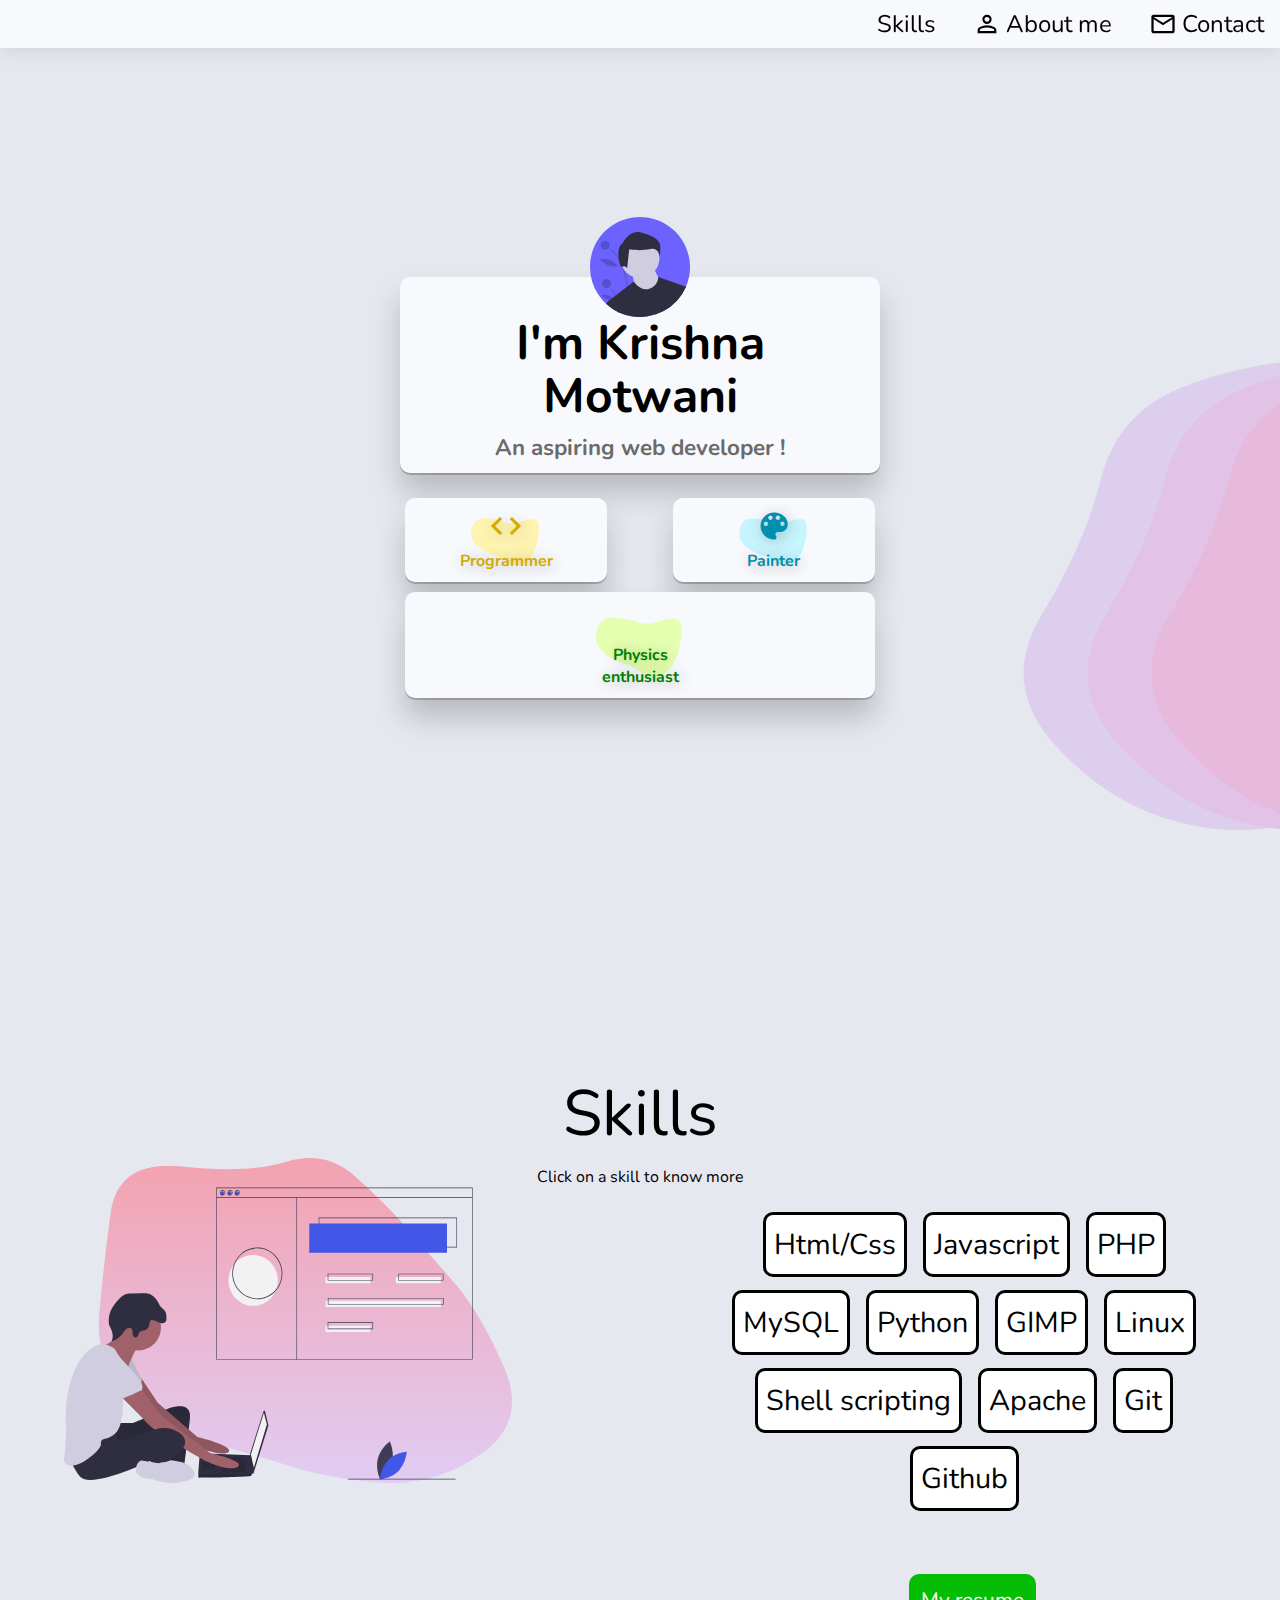
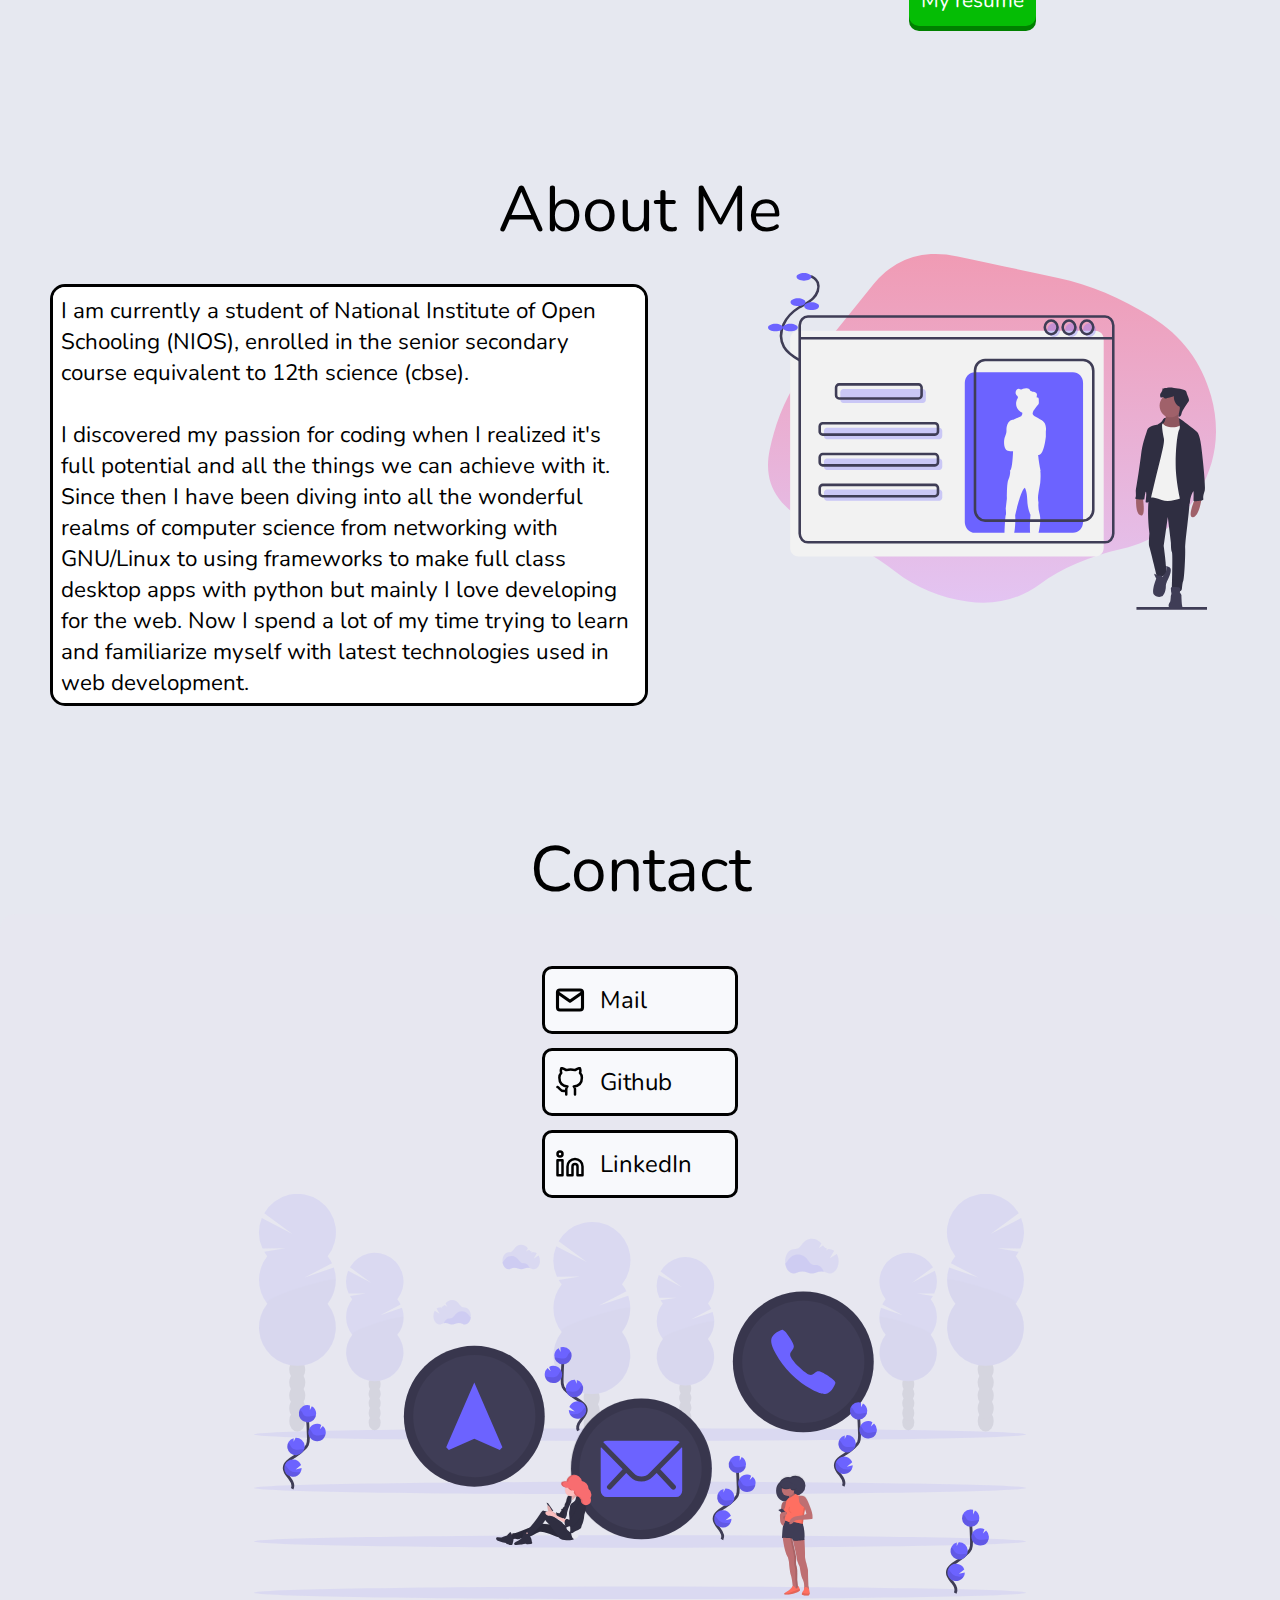
<file: index.html>
<!DOCTYPE html>
<!--[if lt IE 7]>      <html class="no-js lt-ie9 lt-ie8 lt-ie7"> <![endif]-->
<!--[if IE 7]>         <html class="no-js lt-ie9 lt-ie8"> <![endif]-->
<!--[if IE 8]>         <html class="no-js lt-ie9"> <![endif]-->
<!--[if gt IE 8]>      <html class="no-js"> <![endif]-->
<html>
    <head>
        <meta charset="utf-8">
        <meta http-equiv="X-UA-Compatible" content="IE=edge">
        <title>Krishna-motwani.me</title>
        <meta name="description" content="">
        <meta name="viewport" content="width=device-width, initial-scale=1">
        <link rel="shortcut icon" type="image/jpg" href="images/avatar.svg"/>
        <link rel="stylesheet" href="attempt.css">
        <link rel="preconnect" href="https://fonts.gstatic.com">
        <link href="https://fonts.googleapis.com/css2?family=Nunito:wght@400;700&display=swap" rel="stylesheet">
        <link href="https://fonts.googleapis.com/icon?family=Material+Icons" rel="stylesheet">
    </head>
    <body>
        
        <div class="ocean">
            <nav>
                <div class="nav-button" tabindex="1" id="skill-btn"><!--<img id="scroll-skills" class="icons" src="tool.svg" >--><span class="material-icons-round">
                    architecture
                    </span>Skills</div>
                <div class="nav-button" tabindex="2" id="about-me-btn"><span class="material-icons-round">
                    person_outline
                    </span>About me</div>
                <div class="nav-button" tabindex="3" id="contact-btn"><span class="material-icons-round">
                    mail_outline
                    </span>Contact</div>
                
            </nav>
            <img src="images/blob1.svg" id="wave1" height="70%" class="waves">
            <img src="images/blob3.svg" id="wave2" class="waves">
            <img src="images/blob4.svg" id="wave3" class="waves">
            <!--<img src="blob4.svg" id="wave4" class="waves">
            <img src="blob5.svg" id="wave5" class="waves">-->
            <div class="landing-page-container">
                <div class="landing-text-container">
                    <img src="images/avatar.svg" id="avatar">
                    <!--<div class="text-bg"></div>-->
                    <div class="landing-text">
                        <!--<span>
                           
                            <img id="waving-hand" src="waving-hand.svg">
                            <b id="hello">Hello,</b>
                        </span>-->
                        <p id="my-name"><b>I'm Krishna <br> Motwani</b></p>
                        <p id="my_desc"><b>An aspiring web developer !</b></p>
                    </div>
                </div>
               
                <div class="floating-container">
                    
                    
                    <div class="floating-box" id="code-box">
                        
                        <span class="material-icons-round">code</span>
                        <p><b>Programmer</b></p>
                        <img src="images/color-blob1.svg">
                    </div>
                    
                    <div class="floating-box" id="paint-box">
                        <img src="images/color-blob2.svg">
                        <span class="material-icons-round">palette</span>
                        <p><b>Painter</b></p>
                    </div>
                    <div class="floating-box" id="physics-box">
                        <div id="">
                            <img src="images/color-blob3.svg">
                            <span class="material-icons-round">science</span>
                            <p><b>Physics<br>enthusiast</b></p>
                        </div>
                        
                    </div>
                </div>
            </div>
            
            
            
            
        
        </div>
        
        <div id="skills">
            <div class="box">
                <p class="page-heading">Skills</p>
                <div id="round-bottom"></div>
            </div>
            
            
            <!--<img id="skill-blob" src="skill-blob.svg" > width="70%" height="70%">-->
            <img id="skill-img" src="images/skill_img.svg" width="50%" height="50%">
            
            <p id="hint" class="skill-row1">Click on a skill to know more</p>
            <div class="skill-row1">
                <!--<div class="skill-row">-->
                    <p class="my-skills">Html/Css</p>
                    <p class="my-skills">Javascript</p>
                    <p class="my-skills">PHP</p>
                    <p class="my-skills">MySQL</p>
                    <p class="my-skills">Python</p>
                    <p class="my-skills">GIMP</p>
                    <p class="my-skills">Linux</p>
                    <p class="my-skills">Shell scripting</p>
                    <p class="my-skills">Apache</p>
                    <p class="my-skills">Git</p>
                    <p class="my-skills">Github</p>
                <!--</div>-->
                
            </div>
            
            <div id="btn-container">
                <a href="https://drive.google.com/file/d/1pLtsrsNtI_wQnXd7-OMVssK4tISO1DGy/view?usp=sharing">
                    <input type="button" value="My resume" class="cv-btn" >
                </a>
                
            </div>   
            
            
            <div class="skill-info-popover">
                <img src="images/x.svg">
                <p id="popover-heading"></p>
                <div id="skill-level">
                    <div class="progress-box">
                        <div class="progress-bar" id="progress-bar"></div>
                    </div>
                    <span id="level">beginner</span>
                </div>
                
                <p id="skill-context"></p>
                
            </div>
                
            
             
        </div>
        <div id="about-me">
            <div class="box">
                <p class="page-heading">About Me</p>
                <div id="round-bottom"></div>
            </div>
            
            <img id="about-me-img" src="images/about_me.svg" width="55%" height="55%">
            <!--<img id="about-me-blob" src="about-me-blob.svg" >-->
            <div class="about-me-context">
                <p>I am currently a student of National Institute of Open Schooling (NIOS), enrolled in the senior secondary course equivalent to 12th science (cbse). 
                    <br><br>I discovered my passion for coding when I realized it's full potential and all the things we can achieve with it. Since then I have been diving into all the 
                    wonderful realms of computer science from networking with GNU/Linux to using frameworks to make full class desktop apps with python but mainly 
                    I love developing for the web. Now I spend a lot of my time trying to learn and familiarize myself with latest technologies used in web development.
                    <br> <br>Besides coding, I also have a hobby of making portrait sketches and paintings in many mediums and keen interest in studying physics 
            
            

        </div>
        <div id="contact">
            <div class="box">
                <p class="page-heading">Contact</p>
                <div id="round-bottom"></div>
            </div>
            <div class="contact-container-main">
                <div class="contact-container">
                    <a href="mailto:krishnamotwani210@gmail.com"><div class="contact-box" id="mail">
                        <img src="images/mail.svg"><p>Mail</p>
                    </div></a>
                    <a href="https://github.com/krishh210"><div class="contact-box" id="github">
                        <img src="images/github.svg"><p>Github</p>
                    </div></a>
                    <a href="https://www.linkedin.com/in/krishna-motwani-b295931bb/"><div class="contact-box" id="linkedin">
                        <img src="images/linkedin.svg"><p>LinkedIn</p>
                    </div></a>
                </div>
            </div>
            <img src="images/contact-me.svg" id="contact-img">
        </div>
        
        
        <script src="https://ajax.googleapis.com/ajax/libs/jquery/3.5.1/jquery.min.js"></script>
        
        <script>
        $(document).ready(function(){
            $("b").click(function(what){
                alert("#" + $(this).css('id'));
            });
        });
        </script>
        <script>
        $(document).ready(function(){
            var landing_page_offset = $('#skills').offset().top;
            var skill_page_offset = $('#about-me').offset().top;
            var about_me_page_offset = $('#contact').offset().top
            $(window).scroll(function() {
                if ($(window).scrollTop() < landing_page_offset) {
                    
                    $('#skill-btn').css('background', 'none')
                    $('#skill-btn').css('color', 'black')
                    $('#about-me-btn').css('background', 'none')
                    $('#about-me-btn').css('color', 'black')
                    $('#contact-btn').css('background', 'none')
                    $('#contact-btn').css('color', 'black')
                } else if ($(window).scrollTop() < skill_page_offset) {
                    $('#skill-btn').css('background', '#273dff')
                    $('#skill-btn').css('color', 'white')
                    $('#about-me-btn').css('background', 'none')
                    $('#about-me-btn').css('color', 'black')
                    $('#contact-btn').css('background', 'none')
                    $('#contact-btn').css('color', 'black')
                } else if ($(window).scrollTop() < about_me_page_offset) {
                    $('#skill-btn').css('background', 'none')
                    $('#skill-btn').css('color', 'black')
                    $('#about-me-btn').css('background', '#273dff')
                    $('#about-me-btn').css('color', 'white')
                    $('#contact-btn').css('background', 'none')
                    $('#contact-btn').css('color', 'black')
                } else if ($(window).scrollTop() > skill_page_offset) {
                    $('#skill-btn').css('background', 'none')
                    $('#skill-btn').css('color', 'black')
                    $('#about-me-btn').css('background', 'none')
                    $('#about-me-btn').css('color', 'black')
                    $('#contact-btn').css('background', '#273dff')
                    $('#contact-btn').css('color', 'white')
                }
            })
            $('div.nav-button').click(function(){
                var clicked = $(this).attr('id');
               
                if (clicked == 'skill-btn') {
                    $('html,body').animate({scrollTop: $("#skills").offset().top},'fast');
                } else if (clicked == 'about-me-btn') {
                    $('html,body').animate({scrollTop: $("#about-me").offset().top},'fast');
                } else if (clicked == 'contact-btn') {
                    $('html,body').animate({scrollTop: $("#contact").offset().top},'fast');
                }
            })
            
            
            
            $('p.my-skills').click(function(){
                var selected = $(this).text();
                var html = "I have sound knowledge of various html tags and attributes from the little used to ones that are used often. In css land, I am aware of all the standard practises from managing layout for a responsive design using grid and flexbox to building fluid and performant animations using transitions, animations and clip-path properties. As I am already familiar to many css properties, I believe working with various frameworks like tailwind and bootstrap gets much easier. So far, for testing websites I only use chrome web inspector because firebug is only worth using when a lot of javascript is used.. "
                var javascript = "The basics of javascript like variable, scope, objects, arrays, loops, functions, conditionals and DOM are all covered. While I am still learning the more advanced concepts like OOP, asynchronous js and polymorphism. Among the vast number of js libraries, I have used jQuery. Working of various jQuery methods, animations and event handlers and how they are used to interact with html and css are thoroughly explored by me. "
                var python = "Year long experience with various modules, libraries and APIs. Some of these are pygal and matplotlib for data visualization, beautifulsoup and selenium for web scraping, googleNews api for news fetching, GTK toolkit to build desktop app, layout building and full hands on with object oriented programming. Check out my work in progress project. "
                var gimp = "GIMP is a free and open source cross-platform image editing program that is pretty close to photoshop in terms of features. Having used it for a while I can perform basic image-editing tasks like working with layers, cropping, rotating, applying filters, adding typography, setting lightning and color effects including exposure, white balance, contrast and saturation. Other than that I have also worked with SVGs and still currently exploring this skill."
                var linux = "There are many types of OSes called distributions under GNU/linux. Each is a combination of package-manager, desktop environment and many other things. I have used almost all the major distributions available for desktop, be it a rolling release or a long term support. I am also familiar with many FOSS apps of both CLI and GUI that work on GNU/Linux."
                var shell = "There are many shells available out there like fish, zsh and bash. I personally use zsh as it allows plugins and themes that allow auto-completion and boost productivity. Scripting is very easy for me as it's just a combination of linux commands which I have gotten used to overtime"
                var git = "I actively use git from CLI to manage my projects, thus all the git commands are on my fingertips. I have used all the features of git like branching/forking, merging pull requests and cloning repositories. "
                var github = "The popular cloud based git hosting service is where I host all my projects which gives me familiriaty with many of its basic features. I have the knowledge of many collaborative features that are offered by github but I am yet to use them as I am the sole developer of my projects."
                $('#popover-heading').text(selected)
                if (selected == 'Html/Css') {
                    $('#progress-bar').delay(200).animate({width: "65%"}, {duration: 500, easing: "swing"});
                    $('#skill-context').text(html)
                    $('#level').text('Novice')
                    $('#level').css('color', '#e5b705')
                } else if (selected == 'Javascript') {
                    $('#progress-bar').delay(200).animate({width: "40%"}, {duration: 500, easing: "swing"});
                    $('#skill-context').text(javascript)
                    $('#level').text('Beginner')
                    $('#level').css('color', '#e50c05')
                } else if (selected == 'PHP') {
                    $('#progress-bar').delay(200).animate({width: "80%"}, {duration: 500, easing: "swing"});
                    $('#level').text('Intermediate')
                    $('#level').css('color', '#23ce00')
                } else if (selected == 'MySQL') {
                    $('#progress-bar').delay(200).animate({width: "80%"}, {duration: 500, easing: "swing"});
                    $('#level').text('Intermediate')
                    $('#level').css('color', '#23ce00')
                } else if (selected == 'Python') {
                    $('#progress-bar').delay(200).animate({width: "70%"}, {duration: 500, easing: "swing"});
                    $('#skill-context').text(python)
                    $('#level').text('Intermediate')
                    $('#level').css('color', '#23ce00')
                } else if (selected == 'GIMP') {
                    $('#progress-bar').delay(200).animate({width: "35%"}, {duration: 500, easing: "swing"});
                    $('#skill-context').text(gimp)
                    $('#level').text('Beginner')
                    $('#level').css('color', '#e50c05')
                } else if (selected == 'Linux') {
                    $('#progress-bar').delay(200).animate({width: "80%"}, {duration: 500, easing: "swing"});
                    $('#skill-context').text(linux)
                    $('#level').text('Intermediate')
                    $('#level').css('color', '#23ce00')
                } else if (selected == 'Shell scripting') {
                    $('#progress-bar').delay(200).animate({width: "45%"}, {duration: 500, easing: "swing"});
                    $('#skill-context').text(shell)
                    $('#level').text('Novice')
                    $('#level').css('color', '#e5b705')
                } else if (selected == 'Apache') {
                    $('#progress-bar').delay(200).animate({width: "65%"}, {duration: 500, easing: "swing"});
                    $('#level').text('Novice')
                    $('#level').css('color', '#e5b705')
                } else if (selected == 'Git') {
                    $('#progress-bar').delay(200).animate({width: "80%"}, {duration: 500, easing: "swing"});
                    $('#skill-context').text(git)
                    $('#level').text('Advanced')
                    $('#level').css('color', '#199500')
                } else if (selected == 'Github') {
                    $('#progress-bar').delay(200).animate({width: "85%"}, {duration: 500, easing: "swing"});
                    $('#skill-context').text(github)
                    $('#level').text('Advanced')
                    $('#level').css('color', '#199500')
                }
            });
            

            /*$('div.skill-info-popover img').click(function() {
                $('div.skill-info-popover').css({'visibility':'hidden'});
            })*/

            $('div.skill-info-popover img').click(function() {
                $('div.skill-info-popover').hide(300).animate({visibility:'hidden'});
            })
            $('p.my-skills').click(function() {
                $('div.skill-info-popover').show(250).css({'visibility':'visible'});
            })
        });
        </script>
    </body>
</html>
</file>
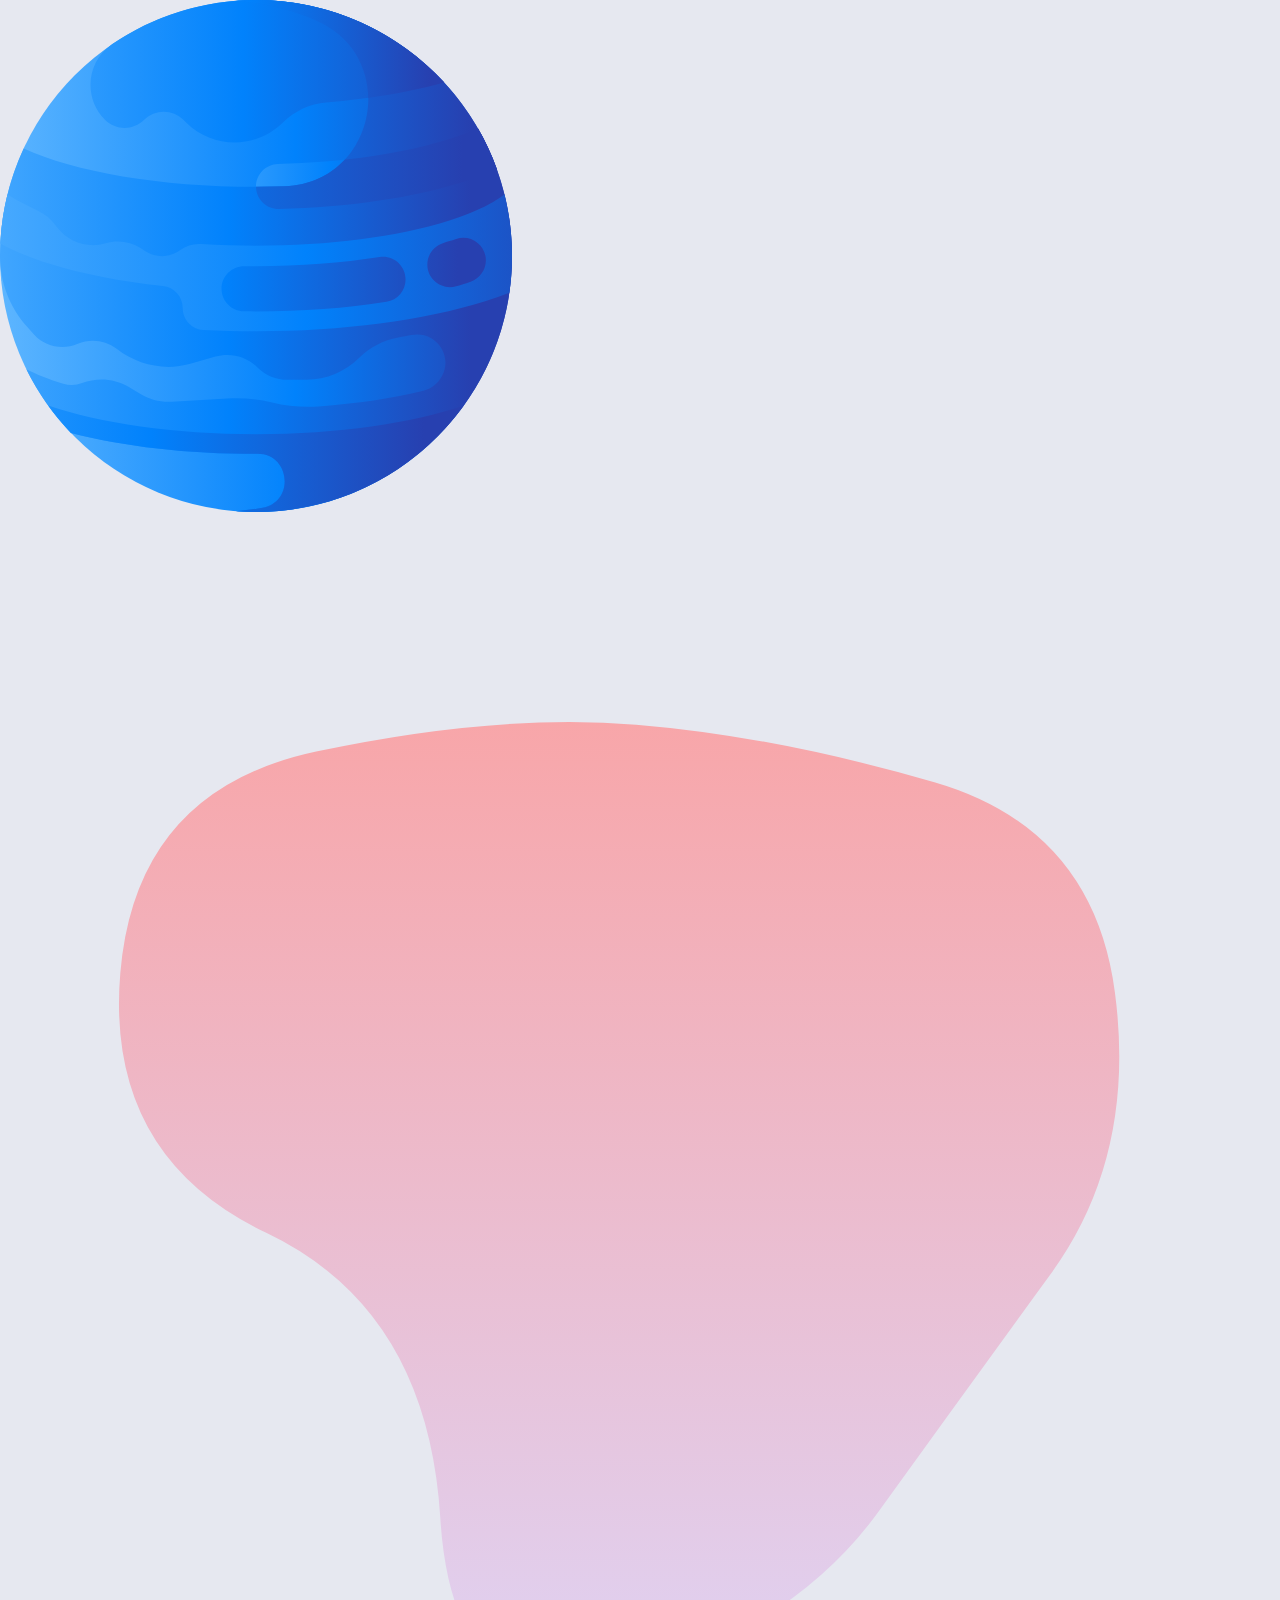
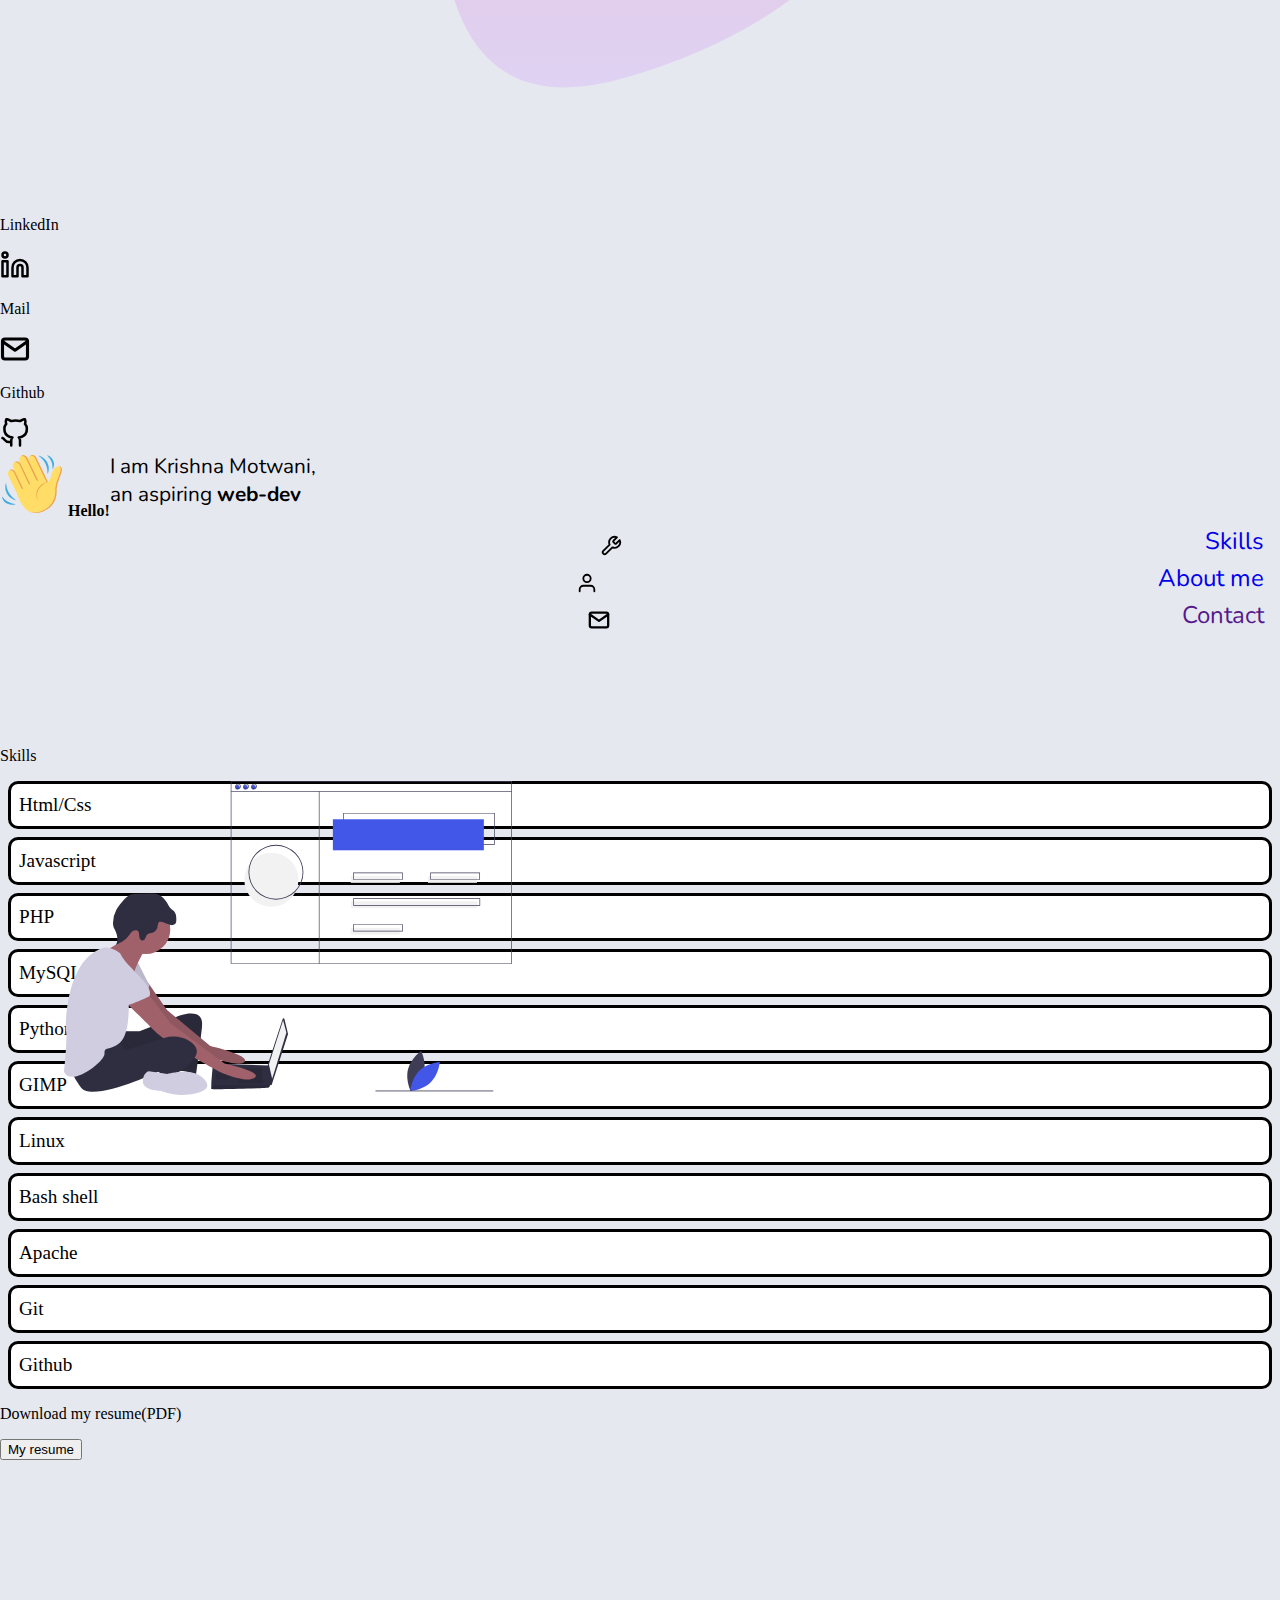
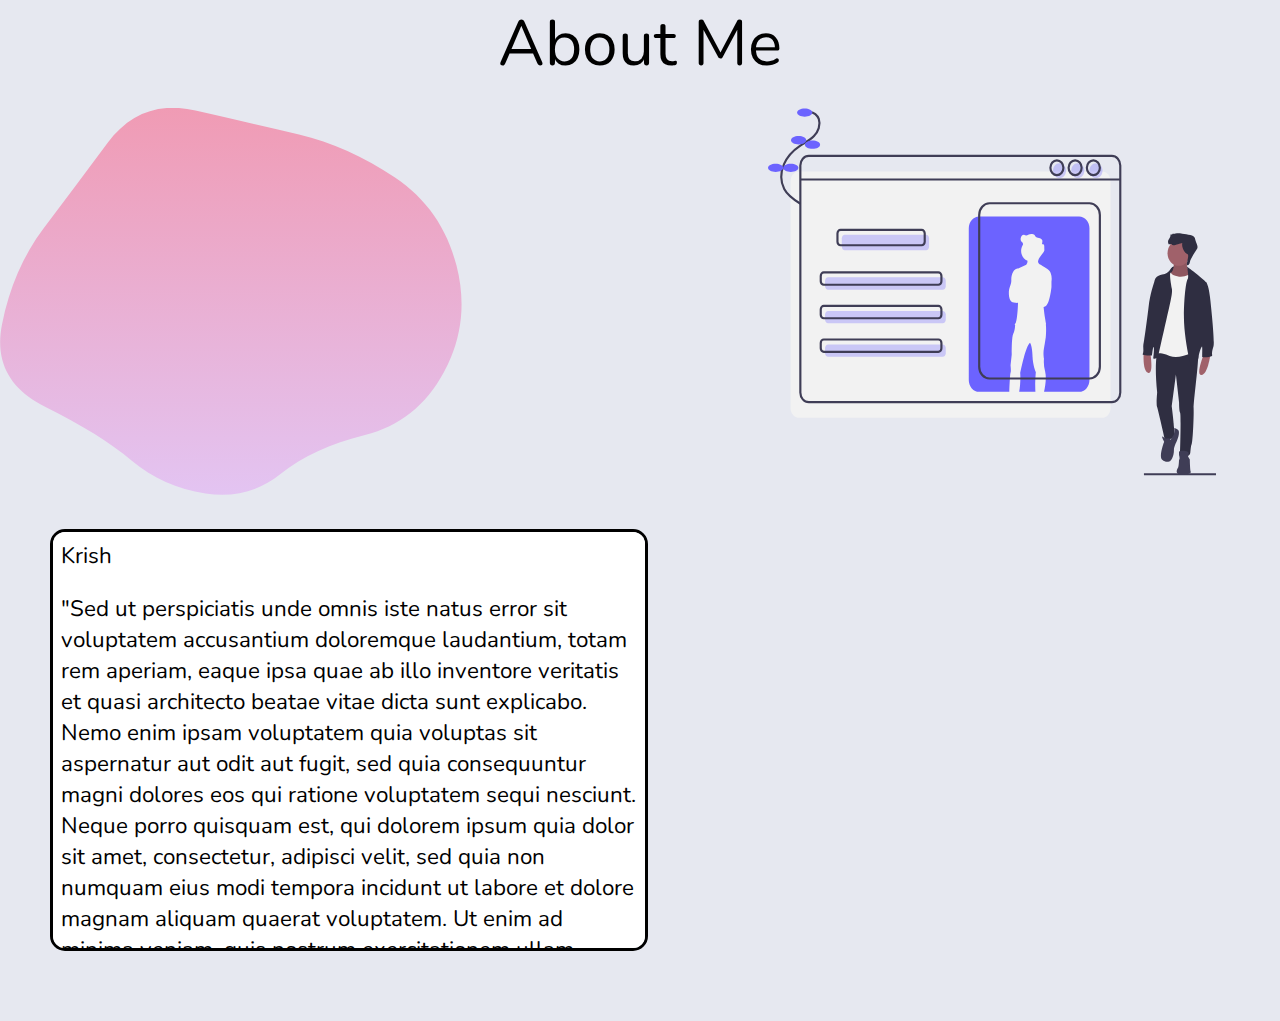
<file: attempt.html>
<!DOCTYPE html>
<!--[if lt IE 7]>      <html class="no-js lt-ie9 lt-ie8 lt-ie7"> <![endif]-->
<!--[if IE 7]>         <html class="no-js lt-ie9 lt-ie8"> <![endif]-->
<!--[if IE 8]>         <html class="no-js lt-ie9"> <![endif]-->
<!--[if gt IE 8]>      <html class="no-js"> <![endif]-->
<html>
    <head>
        <meta charset="utf-8">
        <meta http-equiv="X-UA-Compatible" content="IE=edge">
        <title>2nd portfolio</title>
        <meta name="description" content="">
        <meta name="viewport" content="width=device-width, initial-scale=1">
        <link rel="stylesheet" href="attempt.css">
        <link rel="preconnect" href="https://fonts.gstatic.com">
        <link href="https://fonts.googleapis.com/css2?family=Nunito:wght@400;700&display=swap" rel="stylesheet">
    </head>
    <body>
        <div id="fixed-button"></div>
        <div id="ocean">
            <img id="planet" src="blue-planet.svg">
            <img id="bg-blob" src="blob.svg">
            <div id="contact-button-box">
                <div class="contact-button"><p>LinkedIn</p><img src="linkedin.svg" width="30px" height="30px"></div>
                <div class="contact-button"><p>Mail</p><img src="mail.svg" width="30px" height="30px"></div>
                <div class="contact-button"><p>Github</p><img src="github.svg" width="30px" height="30px"></div>
            </div>

            <!--<svg viewBox="0 0 500 500" xmlns="http://www.w3.org/2000/svg" width="100%" id="blobSvg">
                <defs>
                <linearGradient id="gradient" x1="0%" y1="0%" x2="0%" y2="100%">
                    <stop offset="0%" style="stop-color: rgb(248, 166, 169);"></stop>
                    <stop offset="100%" style="stop-color: rgb(223, 210, 243);"></stop>
                </linearGradient>
                </defs>
                <path id="blob" d="M410.5,296Q377,342,343.5,388.5Q310,435,243.5,454Q177,473,172,391.5Q167,310,104,280Q41,250,47,178.5Q53,107,123.5,92Q194,77,248.5,81.5Q303,86,365,104Q427,122,435.5,186Q444,250,410.5,296Z" fill="url(#gradient)"></path>
            </svg>-->
  
            
            <div id="hello-text">
                <span>
                    <!--<svg xmlns="http://www.w3.org/2000/svg" xmlns:xlink="http://www.w3.org/1999/xlink" aria-hidden="true" focusable="false" width="1em" height="1em" style="-ms-transform: rotate(360deg); -webkit-transform: rotate(360deg); transform: rotate(360deg);" preserveAspectRatio="xMidYMid meet" viewBox="0 0 64 64"><g fill="#42ade2"><path d="M16.1 48.5c-.5-.1-.9-.2-1.4-.4c-.5-.2-.9-.3-1.3-.5c-.9-.4-1.7-.9-2.5-1.5C9.3 45 8 43.5 7 41.7C6 40 5.4 38 5.3 36.1c-.1-1 0-1.9.1-2.9c.1-.5.2-.9.3-1.4c.1-.5.3-.9.4-1.4l.1 1.4c0 .5.1.9.2 1.4c.1.9.3 1.8.5 2.6c.4 1.7 1 3.3 1.9 4.8c.9 1.5 1.9 2.9 3.2 4.2c.6.6 1.3 1.2 2 1.8c.3.3.7.6 1.1.9l1 1"/><path d="M15.8 52.1c-.3.2-.7.3-1.1.4c-.4.1-.7.2-1.1.2c-.7.1-1.5.2-2.3.1c-1.5-.1-3.1-.5-4.4-1.2c-1.4-.7-2.6-1.8-3.4-3.1c-.4-.6-.8-1.3-1.1-2c-.1-.3-.2-.7-.3-1.1c0-.3-.1-.6-.1-1c.3.3.5.6.7.8c.3.3.5.6.7.8c.5.5.9 1 1.4 1.4c1 .9 2 1.7 3.2 2.3c1.1.6 2.4 1.1 3.6 1.5c.6.2 1.3.3 2 .5c.3.1.7.1 1 .2c.5.1.8.1 1.2.2"/><path d="M38.4 3.5c.5.1.9.3 1.4.5c.5.2.9.4 1.3.6c.9.5 1.7 1 2.5 1.6c1.6 1.2 2.9 2.8 3.8 4.6c.9 1.8 1.4 3.8 1.4 5.7c0 1-.1 1.9-.3 2.9c-.1.5-.2.9-.4 1.4c-.2.5-.3.9-.5 1.3l-.1-1.4c0-.5 0-.9-.1-1.4l-.3-2.7c-.3-1.7-.9-3.4-1.7-5c-.8-1.6-1.8-3-3-4.3c-.6-.7-1.3-1.3-1.9-2c-.3-.3-.7-.6-1.1-.9l-1-.9"/><path d="M47.1 3.1c.4.1.7.2 1 .4c.3.1.7.3 1 .5c.6.4 1.2.8 1.8 1.3c1.1 1 2 2.2 2.5 3.6c.6 1.4.8 2.9.6 4.4c-.1.7-.3 1.4-.5 2.1c-.1.3-.3.7-.4 1c-.2.3-.3.6-.6.9v-2c0-.7-.1-1.3-.1-1.9c-.2-1.3-.4-2.5-.9-3.6c-.5-1.2-1.1-2.2-1.8-3.3c-.4-.5-.8-1.1-1.2-1.6c-.2-.3-.4-.5-.7-.8c-.2-.5-.5-.8-.7-1"/></g><g fill="#ffdd67"><path d="M10 18c-2 .9-2.7 3.3-1.8 5.3l12.6 26.3l7-3.3l-12.6-26.4c-.9-2-3.2-2.9-5.2-1.9"/><path d="M43.1 38.9l7.4-3.5l-14.4-30c-1-2-3.4-2.9-5.5-1.9c-2 1-2.9 3.4-1.9 5.5l14.4 29.9"/></g><path d="M30.7 3.4c-.2.1-.4.2-.6.4c1.9-.5 3.9.4 4.8 2.2l14.4 30l1.3-.6l-14.4-30c-1-2.1-3.4-3-5.5-2" fill="#eba352"/><path d="M27.8 46.2l7.7-3.7l-14.7-30.6c-1-2.1-3.6-3.1-5.7-2.1s-3 3.6-2 5.7l14.7 30.7" fill="#ffdd67"/><path d="M15.1 9.9c-.2.1-.4.2-.6.4c1.9-.5 4.1.4 5 2.3l9.1 19.1l2.2 1.3l-10-21c-1-2.2-3.5-3.1-5.7-2.1" fill="#eba352"/><path d="M34.3 40.1l7.7-3.7L27.3 5.8c-1-2.1-3.6-3.1-5.7-2c-2.1 1-3 3.6-2 5.7l14.7 30.6" fill="#ffdd67"/><g fill="#eba352"><path d="M21.6 3.7c-.2.1-.4.3-.6.4c1.9-.5 4.1.4 5 2.3L36.3 28l2.2 1.3L27.3 5.8c-1-2.2-3.6-3.1-5.7-2.1"/><path d="M10 18c-.2.1-.4.2-.6.4c1.8-.5 3.7.4 4.5 2.2l7.5 15.7l2.2 1.3L15.2 20c-.9-2.1-3.2-3-5.2-2"/></g><path d="M60.8 15c-2.7-2.1-7.1.2-9.3 7.4c-1.5 5-1.7 6.5-4.9 8l-1.8-3.7S16.4 40.4 17.5 42.6c0 0 3.4 10.6 9.2 15.5c8.6 7.4 28.7-.5 29.6-19.6c.5-11.1 7.4-21.2 4.5-23.5" fill="#ffdd67"/><g fill="#eba352"><path d="M60.8 15c-.5-.4-1.1-.6-1.7-.7c.1.1.3.1.4.2c3 2.3-.1 7.6-1.8 12.4c-1.4 3.8-2.6 7.7-2.4 11.5c.8 16.6-15.9 24.5-25.9 21.5c9.8 4.1 28-3.7 27.2-21c-.2-3.8.9-7.5 2.4-11.5c1.6-4.8 4.7-10.1 1.8-12.4"/><path d="M47.5 30c-6.2.7-15.3 9.6-8.9 19.3c-4.7-9.8 3-16.4 7.9-18.7c.5-.4 1-.6 1-.6"/></g></svg>-->
                    <img id="waving-hand" src="waving-hand.svg">
                    <b id="hello">Hello!</b>
                </span>
                
                
                
                <p id="my-desc">I am Krishna Motwani, <br>an aspiring <b>web-dev</b></p>
            </div>
            <nav>
                <div class="nav-button"><img id="scroll-skills" class="icons" src="tool.svg" width="35px" height="35px"><a href="#skills">Skills</a></div>
                <div class="nav-button"><img class="icons" src="user.svg" width="35px" height="35px"><a href="#about-me">About me</a></div>
                <div class="nav-button"><img class="icons" src="mail.svg" width="35px" height="35px"><a href="">Contact</a></div>
                <!--<ul id="nav">
                    <li class="nav-box"><a href="">Skills</a></li>
                    <li class="nav-box"><a href="">About me</a></li>
                    <li class="nav-box"><a href="">Contact</a></li>
                </ul>-->
            </nav>
                
        </div>
        <div id="skills">
            <p id="skill-heading">Skills</p>
            <img id="skill-blob" src="skill-blob.svg" width="80%" height="80%"> <!--width="70%" height="70%">-->
            <img id="skill-img" src="skill-img.svg" width="50%" height="50%">
            <div id="skill-name-box">
                <div class="skill-row">
                    <p class="my-skills">Html/Css</p>
                    <p class="my-skills">Javascript</p>
                    <p class="my-skills">PHP</p>
                    <p class="my-skills">MySQL</p>
                    <p class="my-skills">Python</p>
                    <p class="my-skills">GIMP</p>
                    <p class="my-skills">Linux</p>
                    <p class="my-skills">Bash shell</p>
                    <p class="my-skills">Apache</p>
                    <p class="my-skills">Git</p>
                    <p class="my-skills">Github</p>
                </div>
                <!--<div class="skill-row">
                    <p class="my-skills">MySQL</p>
                    <p class="my-skills">Python</p>
                    <p class="my-skills">GIMP</p>
                </div>-
                <div class="skill-row">
                    <p class="my-skills">Linux</p>
                    <p class="my-skills">Bash shell</p>
                    <p class="my-skills">Apache</p>
                </div>
                <div class="skill-row">
                    <p class="my-skills">Git</p>
                    <p class="my-skills">Github</p>
                    
                </div>-->
            </div>
            <span class="my-resume">
                <p>Download my resume(PDF)</p>
                <input id="cv-btn" class="btn" type="button" value="My resume">
            </span>
            
            <div class="skill-info-popover">
                <div id="#close-popover"><img src="x.svg" width="30px" height="30px"></div>
                <p id="popover-heading"></p>
                <div class="progress-box">
                    <div id="progress-bar" class="progress-bar"></div>
                </div>
                <p id="skill-context"></p>
            </div>
                <!--<div id="html">
                    <h2>Html/Css</h2>
                    <div class="progress-box">
                        <div class="progress-bar"></div>
                    </div>
                    <p>
                    I have sound knowledge of various html tags and cssibutes from the little used to ones that are used often. 
                    As css is a vastly used and constantly developing technology, it boasts a ton of properties for every use case.
                    While it is surely challenging to know all of them at the right time, I have experience with most of the major ones
                    used in various scenarios such as creating smooth and performance optimized animations and transitions or making a
                    website responsive to all kinds of screen devices. Infact all these features are incorporated in my website! 
                    </p>
                </div>
                
            </div>
            <div class="skill-info-popover">
                <h2>Javascript</h2>
                <div class="progress-box">
                    <div class="progress-bar"></div>
                </div>
                <p>
                    Javascript is the second programming language that I have learned after python (excluding html and css) and my experience
                    with it has been limited to this project. The huge collection of libraries and frameworks available can be compared to 
                    modules and APIs in python. Although javascript libraries have a little steeper learning curve (ones like express.js) than the latter but 
                    nothing that cannot be learned with online documentation. jQuery is one library that I have worked with as it has been
                    used in various parts of this website.
                </p>
            </div>-->
            
        </div>
        <div id="about-me">
            <p id="about-me-heading">About Me</p>
            <img id="about-me-img" src="about-me1.svg" width="55%" height="55%">
            <img id="about-me-blob" src="about-me-blob.svg" >
            <div class="about-me-context">
                <p id="krish">Krish</p>
                <p id="who-am-i">"Sed ut perspiciatis unde omnis iste natus error sit voluptatem accusantium doloremque laudantium, totam rem aperiam, eaque ipsa quae ab illo inventore veritatis et quasi architecto beatae vitae dicta sunt explicabo. Nemo enim ipsam voluptatem quia voluptas sit aspernatur aut odit aut fugit, sed quia consequuntur magni dolores eos qui ratione voluptatem sequi nesciunt. Neque porro quisquam est, qui dolorem ipsum quia dolor sit amet, consectetur, adipisci velit, sed quia non numquam eius modi tempora incidunt ut labore et dolore magnam aliquam quaerat voluptatem. Ut enim ad minima veniam, quis nostrum exercitationem ullam corporis suscipit laboriosam, nisi ut aliquid ex ea commodi consequatur? Quis autem vel eum iure reprehenderit qui in ea voluptate velit esse quam nihil molestiae consequatur, vel illum qui dolorem eum fugiat quo voluptas nulla pariatur?"</p>
            </div>
            

        </div>
        
        <!--[if lt IE 7]>
            <p class="browsehappy">You are using an <strong>outdated</strong> browser. Please <a href="#">upgrade your browser</a> to improve your experience.</p>
        <![endif]-->
        
        <!--<script src="" async defer></script>-->
        <!--<script
        src="https://code.jquery.com/jquery-3.5.1.js"
        integrity="sha256-QWo7LDvxbWT2tbbQ97B53yJnYU3WhH/C8ycbRAkjPDc="
        crossorigin="anonymous"></script>-->
        <script src="https://ajax.googleapis.com/ajax/libs/jquery/3.5.1/jquery.min.js"></script>
        <!--<script type="text/javascript">
        $(document).ready(function() {
            $('p').click(function() {
                $(document.body).animate({scrollTop: 0}, 100);
            });
        });
        </script>-->
        <script>
        $(document).ready(function(){
            $("b").click(function(what){
                alert("#" + $(this).css('id'));
            });
        });
        </script>
        <script>
        $(document).ready(function(){
            $('p.my-skills').click(function(){
                var selected = $(this).text();
                var html = "I have sound knowledge of various html tags and cssibutes from the little used to ones that are used often. As css is a vastly used and constantly developing technolog"
                /*$('div.skill-info-popover').animate({visibility:visible});*/

                $('#popover-heading').text(selected)
                if (selected == 'Html/Css') {
                    $('#progress-bar').delay(200).animate({width: "65%"}, {duration: 500, easing: "swing"});
                    $('#skill-context').text(html)
                } else if (selected == 'Javascript') {
                    $('#progress-bar').delay(200).animate({width: "55%"}, {duration: 500, easing: "swing"});
                } else if (selected == 'PHP') {
                    $('#progress-bar').delay(200).animate({width: "80%"}, {duration: 500, easing: "swing"});
                } else if (selected == 'MySQL') {
                    $('#progress-bar').delay(200).animate({width: "80%"}, {duration: 500, easing: "swing"});
                } else if (selected == 'Python') {
                    $('#progress-bar').delay(200).animate({width: "70%"}, {duration: 500, easing: "swing"});
                } else if (selected == 'GIMP') {
                    $('#progress-bar').delay(200).animate({width: "35%"}, {duration: 500, easing: "swing"});
                } else if (selected == 'Linux') {
                    $('#progress-bar').delay(200).animate({width: "80%"}, {duration: 500, easing: "swing"});
                } else if (selected == 'Bash shell') {
                    $('#progress-bar').delay(200).animate({width: "40%"}, {duration: 500, easing: "swing"});
                } else if (selected == 'Apache') {
                    $('#progress-bar').delay(200).animate({width: "80%"}, {duration: 500, easing: "swing"});
                } else if (selected == 'Git') {
                    $('#progress-bar').delay(200).animate({width: "80%"}, {duration: 500, easing: "swing"});
                } else if (selected == 'Github') {
                    $('#progress-bar').delay(200).animate({width: "85%"}, {duration: 500, easing: "swing"});
                }
            });

            /*$('div.skill-info-popover img').click(function() {
                $('div.skill-info-popover').css({'visibility':'hidden'});
            })*/

            $('div.skill-info-popover img').click(function() {
                $('div.skill-info-popover').hide(300).animate({visibility:'hidden'});
            })
            $('p.my-skills').click(function() {
                $('div.skill-info-popover').show(250).css({'visibility':'visible'});
            })
        });
        </script>
    </body>
</html>
</file>
<file: attempt.css>
html {
    margin: 0;
    padding: 0;
    scroll-behavior: smooth;
}
body {
    background:#E6E8F0;
    margin: 0;
    padding: 0;
}
.material-icons-round {
    font-family: "Material Icons";
    font-size: 36px;
}


.ocean {
    font-family: 'Nunito', sans-serif;
    
    top: 0;
    left: 0;
    position: relative;
    /*background:;*/
    height: fit-content;
    width: 100%;
    margin: 0;
    
    padding-bottom: 70px;
    /*z-index: 1;*/
    overflow: hidden;
}

div.ocean nav {
    position:fixed;
    bottom: 0;
    width: 100%;
    display: flex;
    justify-content:space-around;
    background:#f8f9fc;
    z-index: 100;
    box-shadow: 0px 4px 15px 0px rgba(128, 128, 128, 0.185);
    
}
div.nav-button {
    display: flex;
    flex-direction: column;
    
    font-family: 'Nunito', sans-serif;
    font-size: 1em;
    margin-left: 8px;
    margin-right: 8px;
   /* font-size: 2.3rem;
    padding: 10px;*/
    border-radius: 10px;
    margin-top: 5px;
    margin-bottom: 5px;
    padding-left: 8px;
    padding-right: 8px;
    transition-property: transform, margin, color, background;
    transition-duration: 0.3s;
    cursor: pointer;
}
div.nav-button span {
    font-family: 'Material Icons';
    font-size: 28px;
    margin: 0 auto;
    margin-top: 5px;
}

div.nav-button:focus {
    border: none;
    color: white;
    background: #273dff;
    outline: none;
    
}
div.ocean a {
    /*vertical-align: middle;*/
    padding-bottom: 5px;
    text-decoration: none;
    color: rgb(0, 0, 0);
}
img.icons {
    margin: 0 auto;
    /*padding-left: 10px;*/
    padding-top: 10px;
    color: hotpink;
    width: 22px;
    height: 22px;
}

.waves {
    height: 65%;
    position: absolute;
    /*filter: drop-shadow(-25px 0px 7px 0px rgba(0, 0, 0, 0.425));
    -webkit-filter: drop-shadow(-12px 2px 25px rgba(0, 0, 0, 0.164));*/
    right: -40vw;
    bottom: 6vh;
    animation-name: wavez;
    animation-duration: 15s;
    animation-delay: 0s;
    animation-iteration-count: infinite;
    transition-property: transform;
    transition-duration: 5s;
    
    
}

#wave5 {
    width: 110%;
    height: 65%;
    /*filter: drop-shadow(-25px 0px 7px 0px rgba(0, 0, 0, 0.425));
    -webkit-filter: drop-shadow(-12px 2px 0px rgba(0, 0, 0, 0));*/
    z-index: 1;
    animation-delay: 5s;
    animation-iteration-count: infinite;
}
#wave4 {
    width: 90%;
    height: 65%;
    z-index: 2;
    animation-delay: 4s;
    animation-iteration-count: infinite;
}
#wave3 {
    width: 80%;
    height: 65%;
    z-index: 3;

    animation-delay: 3s;
    animation-iteration-count: infinite;
}
#wave2 {
    width: 70%;
    z-index: 4;

    animation-delay: 2s;
    animation-iteration-count: infinite;
}
#wave1 {
    width: 60%;
    z-index: 5;

    animation-delay: 1s;
    animation-iteration-count: infinite;
}
div.landing-page-container {
    height: 100vh;
    display: flex;
    flex-wrap: nowrap;
    flex-direction: column;
    justify-content: center;
   /*align-items: center;*/
}
div.landing-text-container {
    position: relative;
    /*height: 55vh;*/
    width: 100%;
    /*display: flex;*/
    flex-direction: column;
    justify-content: center;
    align-items: center;
}
#avatar {
    position: absolute;
    top: 0;
    left: 0;
    bottom: 0;
    right: 0;
    margin-top: 20px;
    margin-left: auto;
    margin-right: auto;
    width: 100px;
    max-width: 140px;
    /*height: 20%;*/
    z-index: 20;
}
div.landing-text {
    position: relative;
    display: flex;
    flex-direction: column;
    flex-wrap: nowrap;
    text-align: center;
    justify-content: center;
    /*background: rgba(255, 255, 255, 0.7);*/
    max-width: 480px;
    top:0;
    left: 0;
    right: 0;
    bottom: 0;
    
    background: #f8f9fc;
    border-radius: 10px;
    box-shadow: 0px 20px 30px 0px rgba(0, 0, 0, 0.199), 0px 2px 0px 0px rgb(185, 185, 185);
    
    margin: 20px;
    margin-top: 80px;
    z-index: 10;
}
#my-name {
    font-size: 3em;
    line-height: 1.1em;
    margin: 0;
    padding-top: 40px;
    
}
#my_desc {
    font-size: 1.4em;
    color: rgb(107, 107, 107);
    padding: 10px;
    padding-left: 10px;
    padding-bottom: 10px;
    margin: 0;
    text-align: center;
}
div.floating-container {
    position: relative;
    display: flex;
    /*bottom: 20px;*/
    flex-wrap: wrap;
    /*height: 45%;*/
   
    max-width: 480px;
    margin: 20px;
    margin-top: 0;
    justify-content: space-between;
    align-content:flex-end;
    text-align: center;
    z-index: 20;
}
div.floating-box {
    position: relative;
    background: #f8f9fc;
    border-radius: 10px;
    height: fit-content;
    width: 38%;
    /*min-width: 60px;*/
    box-shadow: 0px 20px 30px 0px rgba(0, 0, 0, 0.199), 0px 2px 0px 0px rgb(185, 185, 185);
    padding: 10px;
    margin: 5px;
    /*animation-name: up-down;*/
    animation-duration: 8s;
    animation-iteration-count: infinite;
    animation-timing-function: ease-in-out;
    z-index: 20;
}
div.floating-box img {
    height: 100%;
    width: 100%;
    position: absolute;
    top: 0;
    left: 0;
    right: 0;
    margin: 0 auto;
    z-index: 0;
}
div.floating-box p {
    position: relative;
    margin: 0;
    text-shadow: 2px 2px 15px rgba(0, 0, 0, 0.308);
    z-index: 5;
}
div.floating-box span {
    text-shadow: 2px 2px 15px rgba(0, 0, 0, 0.219);
    position: relative;
    margin: 0;
    z-index: 5;
}
#physics-box {
    color: green;
    align-self: flex-start;
    /*margin: 0 auto;*/
    min-width: 80px;
    width: 100%;
    height: fit-content;
    /*flex-grow: 3;*/
    animation-delay: 0s;
    
}
#code-box {
    color: rgb(209, 171, 0);
    animation-timing-function: ease-in-out;
    /*animation-name: code-float;*/
    animation-delay: 0.5s;
}
#paint-box {
    color: #008fac;
    align-self: flex-start;
    animation-timing-function: ease-in-out;
    /*animation-name: paint-float;*/
    animation-delay: 0.2s;
}






#my-desc {
    display: inline;
    flex-wrap: nowrap;
    position: absolute;
    font-family: 'Nunito', sans-serif;
    width: 280px;
    /*height: 500px;*/
    font-size: 1.3rem;
    margin-top: 0;
    z-index: 20;
}
#my-desc b {
    display: inline;
}


li.nav-box {
    list-style-type: none;
    margin: 10px;
    font-family: 'Nunito', sans-serif;
    font-size: 2rem;
    /*padding: 15px;*/
    display: inline;
    border-radius: 10px;
    background: rgba(255, 255, 255, 0.1);
    box-shadow: 3px 5px 10px 0px rgba(0, 0, 0, 0.8);
    
    z-index: 30;
    /*-webkit-font-smoothing: antialiased;*/
}


/* ------------------------------------------skills page----------------------------------------------------------------*/

#skills {
    position: relative;
    width:auto;
    min-height:100vh ;
    height: auto;
    /*background: #91BEBA;*/
    margin-top: 30px;
    padding-bottom: 70px;
    overflow: hidden;
}
.page-heading {
    position: relative;
    text-align: center;
    margin: 0;
    
    font-family: 'Nunito', sans-serif;
    font-size: 4rem;
    color: rgb(0, 0, 0);
    z-index: 15;
}
div.box {
    display: flex;
    justify-content: center;
    align-items: center;
    flex-direction:column;
    
    height: 20%;
    width: 100%;
    
    
    border-radius: 5px;
    /*background: mediumvioletred;*/
    background-image: linear-gradient(to right, #f09bb3, #ddbfeb);
    /*background-image: url("heading-bg.png");*/
    z-index: 10;
}
#round-bottom {
    position: relative;
    height: 50px;
    width: 100vw;
    background: #e7e7f0;
    border-top-left-radius: 25px;
    border-top-right-radius: 25px;
    align-self: flex-end;
}
#skill-blob {
    display: none;
    position: absolute;
    top: 0;
    left: 0;
    right: 0;
    width: 80%;
    height: 80%;
    z-index: 5;
}
#skill-img {  
    display: none;
    position: absolute;
    margin-left: 2vw;
    /*top: 20%;*/
    left: 0;
    z-index: 10;
}
#hint {
    margin: 0 auto;
    height: 40vhpx;
    max-width: 488px;
    display: flex;
    justify-content: center;
    align-items:flex-start;
    align-content: flex-start;
    flex-wrap: wrap;
    padding: 8px;
    background: #e7e7f0;
    border-top-left-radius: 20px;
    border-top-right-radius: 20px;
    font-family: 'Nunito', sans-serif;
    z-index: 40;
}
div.skill-row1 {
    
    margin: 0 auto;
   /*width: 80%;
    padding-bottom: 20px;
    padding-right: 100px;
    /*margin-top: 10%;*/
    height: 40vhpx;
    max-width: 488px;
    /*margin-right: 30px;*/
    display: flex;
    /*background-image: linear-gradient(#feffef, #ffe7f1);*/
    /*height: 50vh;*/
    justify-content: center;
    align-items:flex-start;
    align-content: flex-start;
    flex-wrap: wrap;
    /*flex-shrink: 3;*/
    /*justify-content: center;*/
    padding: 8px;
    background: #e7e7f0;
    border-top-left-radius: 20px;
    border-top-right-radius: 20px;
    font-family: 'Nunito', sans-serif;
    
    z-index: 40;
    
}


p.my-skills {
   /*+ width: fit-content;*/
   height: fit-content;
    margin-bottom: 5px;
    margin-top: 8px;
    margin-left: 8px;
    margin-right: 8px;
    padding-left: 8px;
    padding-right: 8px;
    padding-top: 10px;
    padding-bottom: 10px;
    border-radius: 10px;
    border: solid 3px black;
    background: rgb(255, 255, 255);
    font-size: 1.2em;
    cursor: pointer;
}
#btn-container {
    position: relative;
    bottom: 0;
    margin-top: 30px;
    width: 100%;
}
a{
    text-decoration: none;
}
input.cv-btn {
    display: block;
    margin: 0 auto;
    background: rgb(5, 189, 5);
    color: white;
    font-family: 'Nunito', sans-serif;
    font-size: 1.3em;
    border: none;
    border-radius: 10px;
    padding: 12px;
    
    box-shadow: 0px 5px 0px 0px green;
    transition-property: transform;
}
input.cv-btn:hover {
    cursor: pointer;
}
input.cv-btn:active{
    outline: none;
}
input.cv-btn:focus{
    transform: translatey(5px);
    box-shadow: 0px 2px 0px 0px green;
    outline: none;
}


div.skill-info-popover {
    position: absolute;
    /*width: 30vw;*/
    max-width: 450px;
    min-width: 70vw;
    height: 65vh;
    max-height: 500px;
    margin-left: 20px;
    margin-right: 20px;
    top: 20vh;
    left: 0;
    right: 0;
    border-radius: 20px;
    background: #f8f9fc;
    box-shadow: 0px 20px 30px 0px rgba(0, 0, 0, 0.274), 0px 2px 0px 0px rgb(185, 185, 185);
    z-index: 40;
    display: none;
    
}
p.my-skills:active div.skill-info-popover {
    visibility: visible;
}
div.skill-info-popover img {
    /*float: right;*/
    position: absolute;
    /*left: 87%;*/
    right: 15px;
    top: 2%;
    cursor: pointer;
}
#popover-heading {
    font-family:'Nunito', sans-serif;
    font-size: 2rem;
    /*margin-left: auto;
    margin-right: auto;*/
    text-align: center;
}
#skill-level {
    display: flex;
    flex-wrap: nowrap;
    flex-direction: row;
    width: 100%;
    align-items: center;
    justify-content: space-evenly;
}
div.progress-box {
    background: rgba(177, 173, 173, 0.8);
    box-shadow: inset 0 0 10px rgb(153, 152, 152);
    width: 70%;
    height: 20px;
    
    border-radius: 30px;
}
div.progress-bar {
    background-image: linear-gradient(#4879F8, #3F41D3);
    width: 0%;
    height: 100%;
    border-radius: 30px;
    
}
#level {
    font-family:'Nunito', sans-serif;
    font-size: 1.1em;
    width: fit-content;
    text-shadow: 2px 2px 8px rgba(0, 0, 0, 0.26);
    /*margin-left: 25px;*/
}
#skill-context {
    height: 50%;
    font-family:'Nunito', sans-serif;
    font-size: 1.5rem;
    padding: 10px;
    overflow-y:auto;
    overflow-x: hidden;
}
#skill-context::-webkit-scrollbar {
    background: #0000001a;
    width: 10px;
    border-radius: 8px;
}
#skill-context::-webkit-scrollbar-thumb {
    background: #4879F8;
    width: 10px;
    border-radius: 10px;
}
/*#skill-context::-webkit-scrollbar {
    width: 10px;
}*/

/*----------------------------------------------------About me---------------------------------------------------------------*/
#about-me {
    
    position: relative;
    min-height: 100vh;
    height: fit-content;
    padding-bottom: 70px;
    
    width: auto;
}
#about-me-img {
    display: none;
    float: right;
    position: absolute;
    z-index: 10;
   
    /*margin-left: 43vw;*/
    padding-right: 15px;
    right: 1vw;
    height: 45%;
    width: 45%;
    /*left: 45vw;*/
}

#about-me-heading {
    position: relative;
    text-align: center;
    margin: 0;
    margin-bottom: 20px;
    font-family: 'Nunito', sans-serif;
    font-size: 4rem;
    color: rgb(0, 0, 0);
    z-index: 15;
    /*position: relative;
   /* display: flex;
    flex-wrap: nowrap;
    text-align: center;
    top: 2%;
    /*left: 50%;*/
    /*width: 95vw;
    margin: 0 auto;
    transform: translate(-50%, -50%);
    font-family: 'Nunito', sans-serif;
    font-size: 4rem;*/
}
div.about-me-context {
    font-family: 'Nunito', sans-serif;
    
    font-size: 1.4em;
    padding: 8px;
}
div.about-me-context p {
    margin-top: 0;
}
.about-me-context::-webkit-scrollbar {
    background: #0000001a;
    width: 10px;
    border-radius: 8px;
}
.about-me-context::-webkit-scrollbar-thumb {
    background: #4879F8;
    width: 10px;
    border-radius: 10px;
}
/*------------------------------------------------contact-------------------------------------------------------------------*/
#contact {
    position: relative;
    min-height: 100vh;
    height: fit-content;
    margin-top: 50px;
    width: auto;
}
#contact-heading {
    position: relative;
    text-align: center;
    margin: 0;
    margin-bottom: 20px;
    font-family: 'Nunito', sans-serif;
    font-size: 4rem;
    color: rgb(0, 0, 0);
    z-index: 15;
}
div.contact-container-main {
    display: flex;
    position: relative;
    height: 80vh;
    
    
    background: #e7e7f0;
    border-top-left-radius: 15px;
    border-top-right-radius: 15px;
    /*z-index: 30;*/
}
div.contact-container {
    position: relative;
    margin: 0 auto;
    margin-top: 5vh;
    display: flex;
    flex-direction: column;
    width: fit-content;
    z-index: 65;
}
div.contact-box {
    position: relative;
    width: 180px;
    min-width: fit-content;
    height: 50px;
    min-height: fit-content;
    display: flex;
    flex-wrap: nowrap;
    align-items: center;
    border-radius: 10px;
    background: #f8f9fc;
    margin: 7px;
    padding: 5px;
    border: solid 3px black;
    font-family: "Nunito";
    font-size: 1.5em;
    cursor: pointer;
    z-index: 70;
}
div.contact-box img {
    height: 30px;
    width: 30px;
    padding: 5px;
}
div.contact-box p {
    margin: 0;
    padding: 10px;
}
#contact-img {
    position: absolute;
    height: 45vh;
    width: 90vw;
    left: 0;
    right: 0;
    margin: 0 auto;
    bottom: 35px;
    z-index: 30;
}
div.contact-container a {
    color: black;
    text-decoration: none;
}

/* ------------------------------------------------media queries-----------------------------------------------------------*/
@media all and (orientation:landscape) and (max-height:550px) {
    
   div.landing-page-container {
       flex-direction: row;
       align-items: center;
       justify-content: space-evenly;
   }
   div.landing-text-container {
       width: 45%;
       

   }
    div.landing-text {
       margin: 0 ;
       margin-top: 80px;

    }
    div.floating-container {
        height: 270px;
        margin: 0 ;
        width: 45%;
        
        
    }
    div.box{
        background-image: none;
    }
    #round-bottom {
        height: 0;
    }
    div.skill-row1 {
        margin: 0 auto;
        background: none;
    }
    #skill-context {
        height: 50%;
    }
    /*div.contact-container-main {
        height: auto;
    }*/
    div.contact-container {
        flex-direction: row;
    }
    div.skill-info-popover {
        min-height: 350px;
        margin: 0 auto;
    }
}
@media all and (min-width:526px) and (min-height:550px){
    div.landing-text {
        margin: 0 auto;
        margin-top: 80px;
    }
    div.floating-container {
        margin: 0 auto;
        margin-top: 20px;
        width: 480px;
    }
    div.skill-info-popover {
        margin: 0 auto;
    }
}
@media all and (orientation:portrait) and (min-width:526px) {
    div.landing-text {
        margin: 0 auto;
        margin-top: 80px;
    }
    div.floating-container {
        margin: 0 auto;
        margin-top: 20px;
        width: 480px;
    }
    div.skill-row2 {
        display: block;
        height: 5vh;
    }
    div.skill-row1 {
        margin: 0 auto;
    }
    p.my-skills {
        font-size: 1.7em;
    }
}
@media all and (orientation:landscape) and (min-width:1023px) {
    .ocean {
        min-height: auto;
    }
    #skills {
        padding-top: 70px;
        min-height: auto;
    }
    #about-me {
        padding-top: 70px;
        min-height: auto;
    }
    #contact {
        padding-top: 70px;
        min-height: auto;
    }
    div.ocean nav {
        top: 0;
        bottom: none;
        height: fit-content;
        justify-content: flex-end;
    }
    div.nav-button {
        flex-direction: row;
        align-items: center;
        font-size: 1.5em;
    }
    div.nav-button span {
        margin: 0;
        padding: 5px;
    }
    div.landing-text {
        margin: 0 auto;
        margin-top: 80px;
    }
    div.floating-container {
        margin: 0 auto;
        margin-top: 20px;
        width: 480px;
    }
    div.box {
        background-image: none;
    }
    #round-bottom {
        height: 0;
    }
    div.skill-row1 {
        background: none;
        float: right;
        margin-left: 45%;
        margin-right: 5%;
        font-size: 1.5em;
        margin-bottom: 20px;
    }
    
    #skill-img {
        
        margin-left: 5vw;
        display: block;
        height: fit-content;
        width: 35%;
    }
    #btn-container {
        display: flex;
        justify-content: center;
        float: right;
        align-items: center;
        margin-right: 5%;
        width: 488px;
    }
    
    
    div.skill-info-popover {
        top: 25%;
        width: 45%;
        min-width:auto;
        max-height: 400px;
        margin-left: 5vw;
    }
    div.about-me-context {
        position: relative;
        margin-top: 30px;
        margin-right: 20px;
        width: 45%;
        max-height: 400px;
        overflow-y: auto;
        height: 10%;
        background: white;
        border-radius: 15px;
        border: solid 3px black;
        left: 50px;
    }
    div.about-me-context p {
        height: 30%;
    }
    
    #about-me-img {
        display: block;
        right: 5vw;
        height: fit-content;
        width: 35%;
        padding: 0;
    }
}



/*------------------------------------------------------keyframes------------------------------------------------------*/

@keyframes wave-it {
    0% {
        transform: rotate(0deg);
        transform-origin: bottom;
    }
    25% {
        transform: rotate(20deg);
        transform-origin: bottom;
    }
    75% {
        transform: rotate(-20deg);
        transform-origin: bottom;
    }
    100% {
        transform: rotate(0deg);
        transform-origin: bottom;
    }
}


@keyframes wavez {
    0% {
        transform: scale(1,1);
    }
    50% {
        transform: scale(2,1.5);
    }
    100% {
        transform: scale(1,1);
    }
}


/*@keyframes scale {
    0% {
        transform: scale(0, 0);
        visibility: hidden;
    }
    100% {
        transform: scale(1, 1);
        visibility: visible;
    }
}*/
</file>
